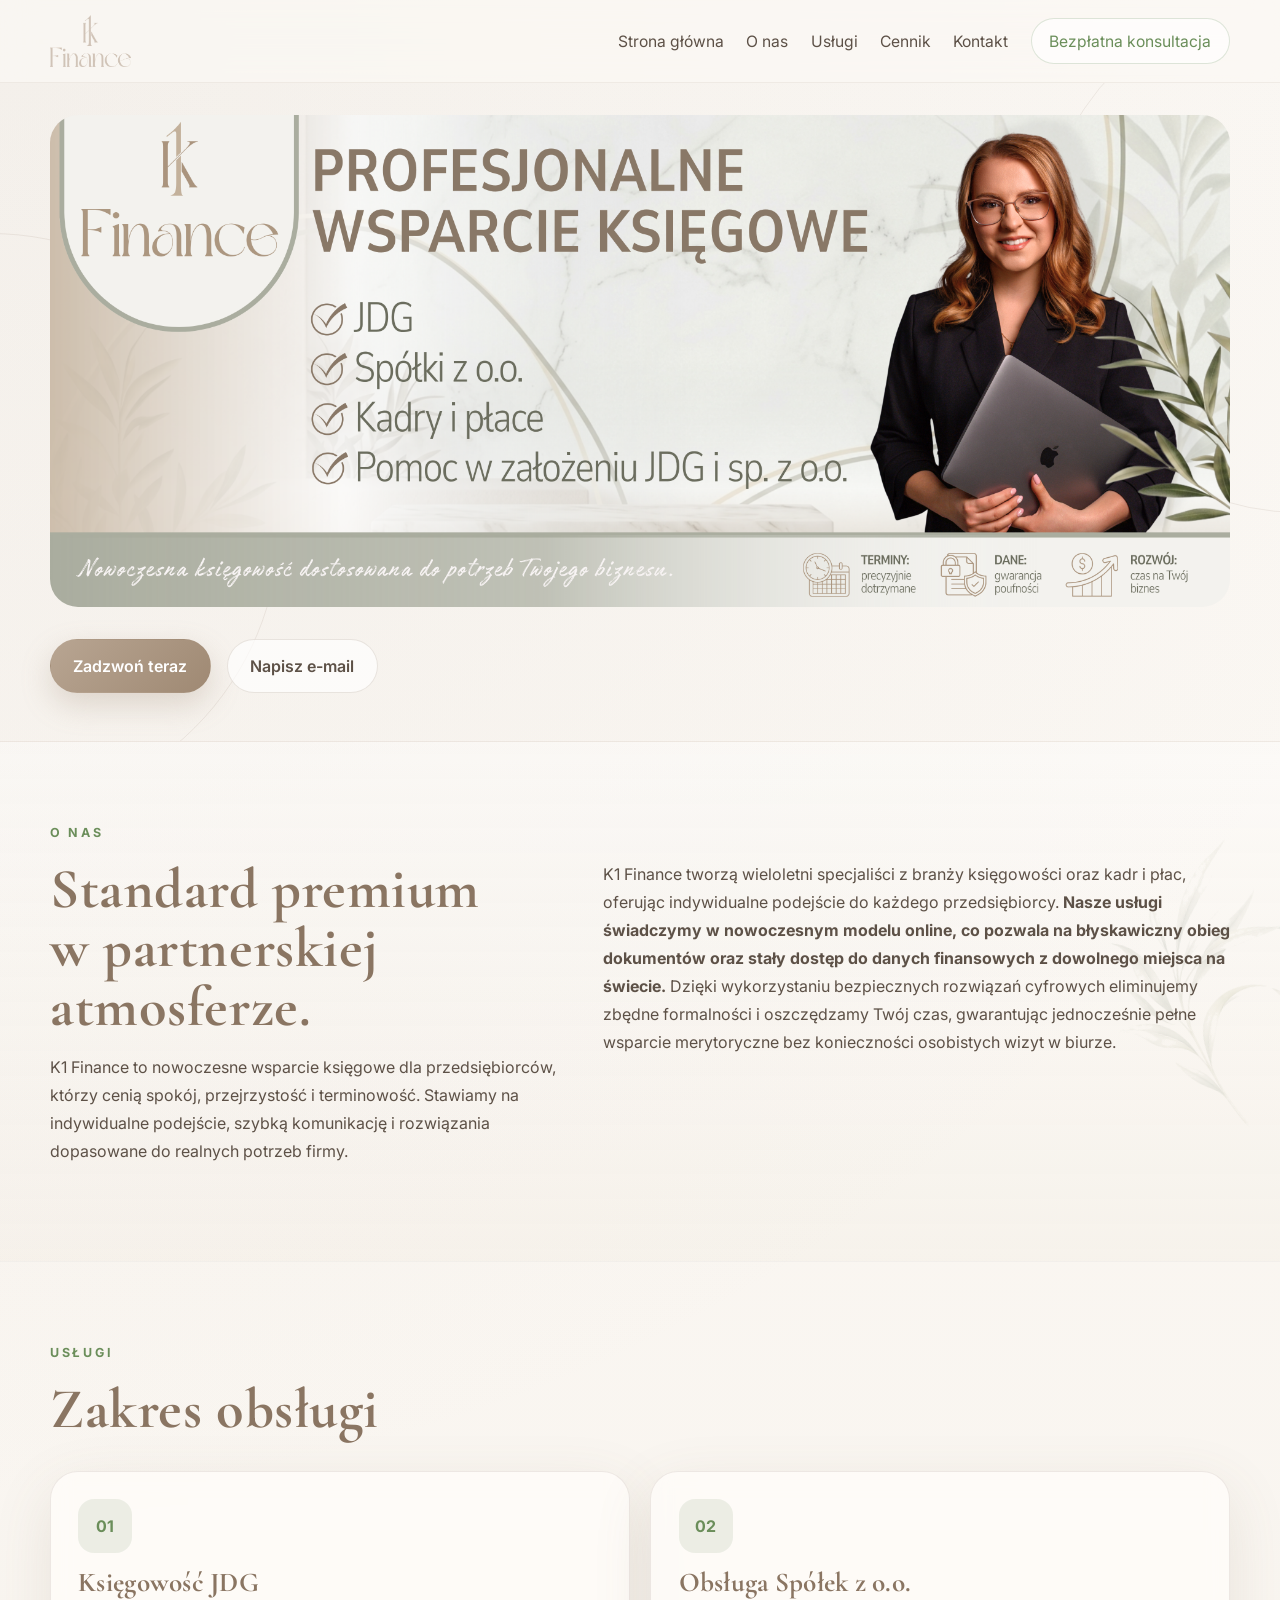
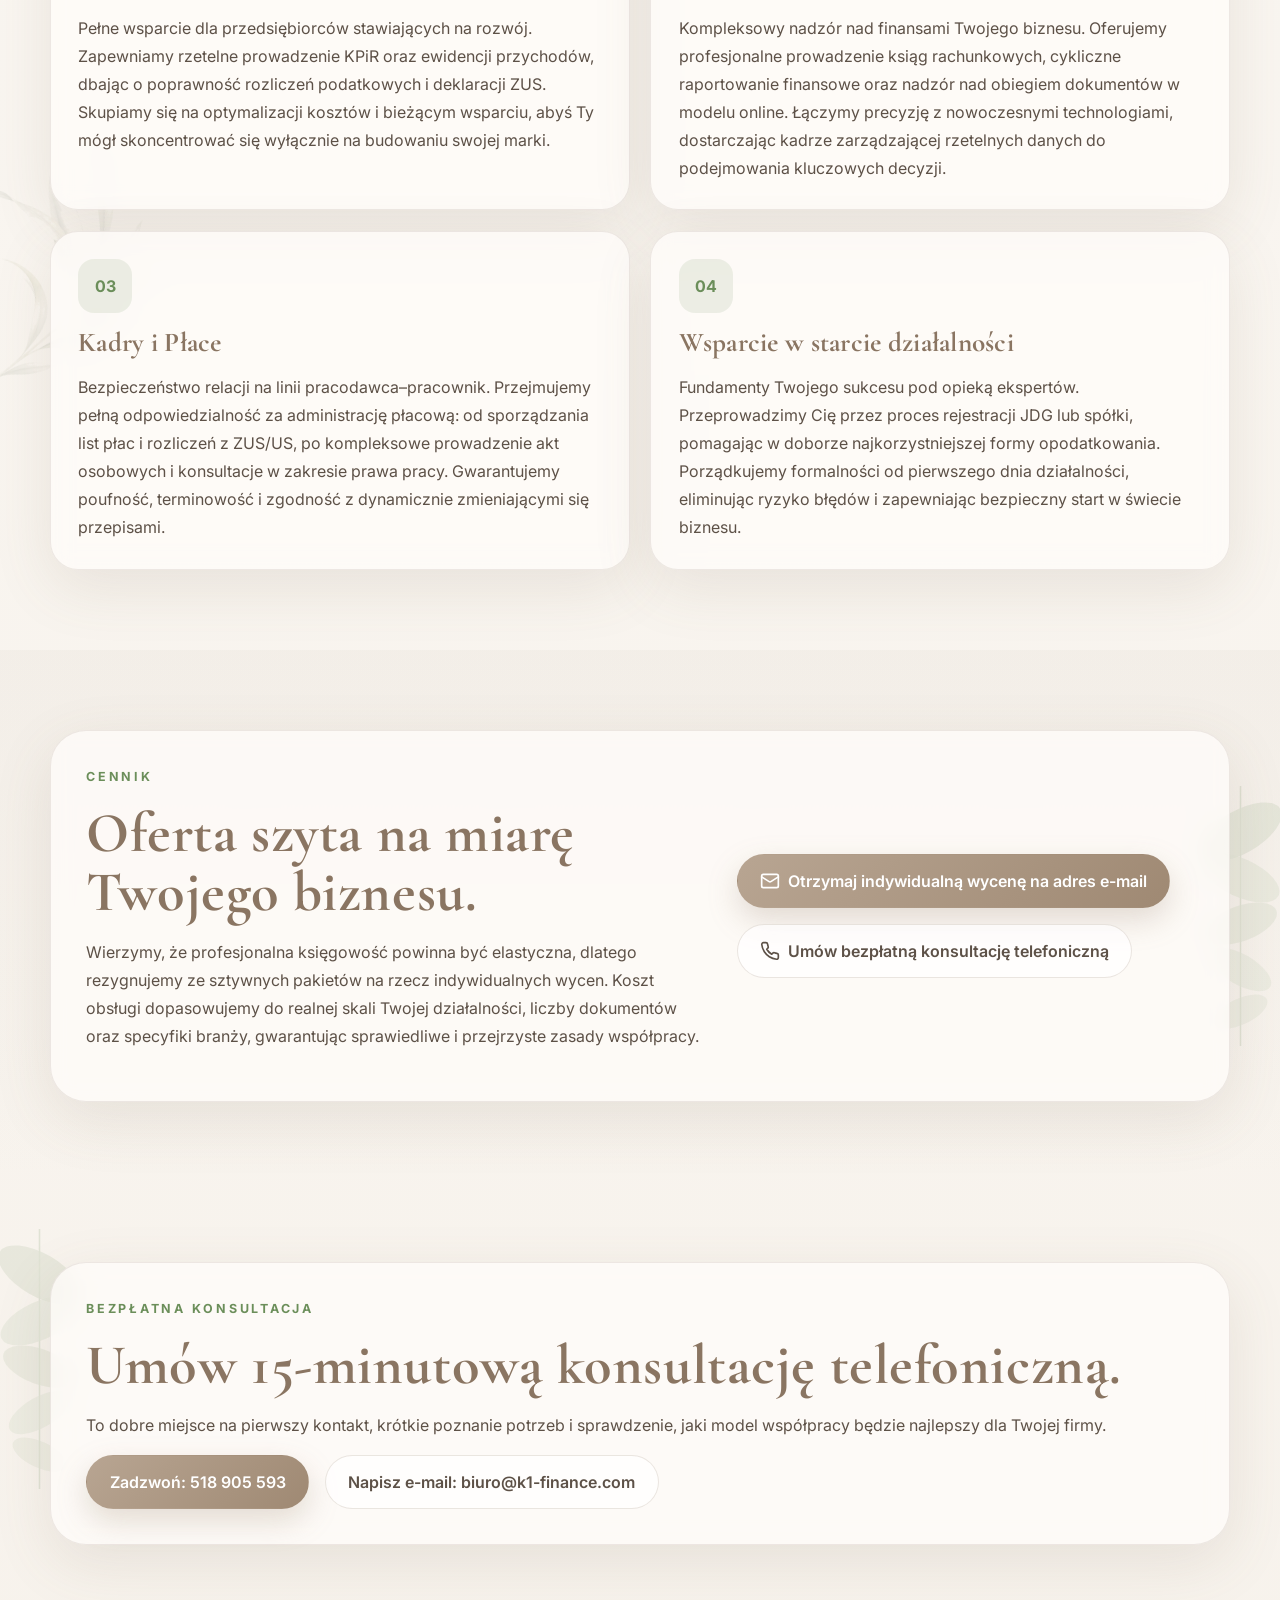
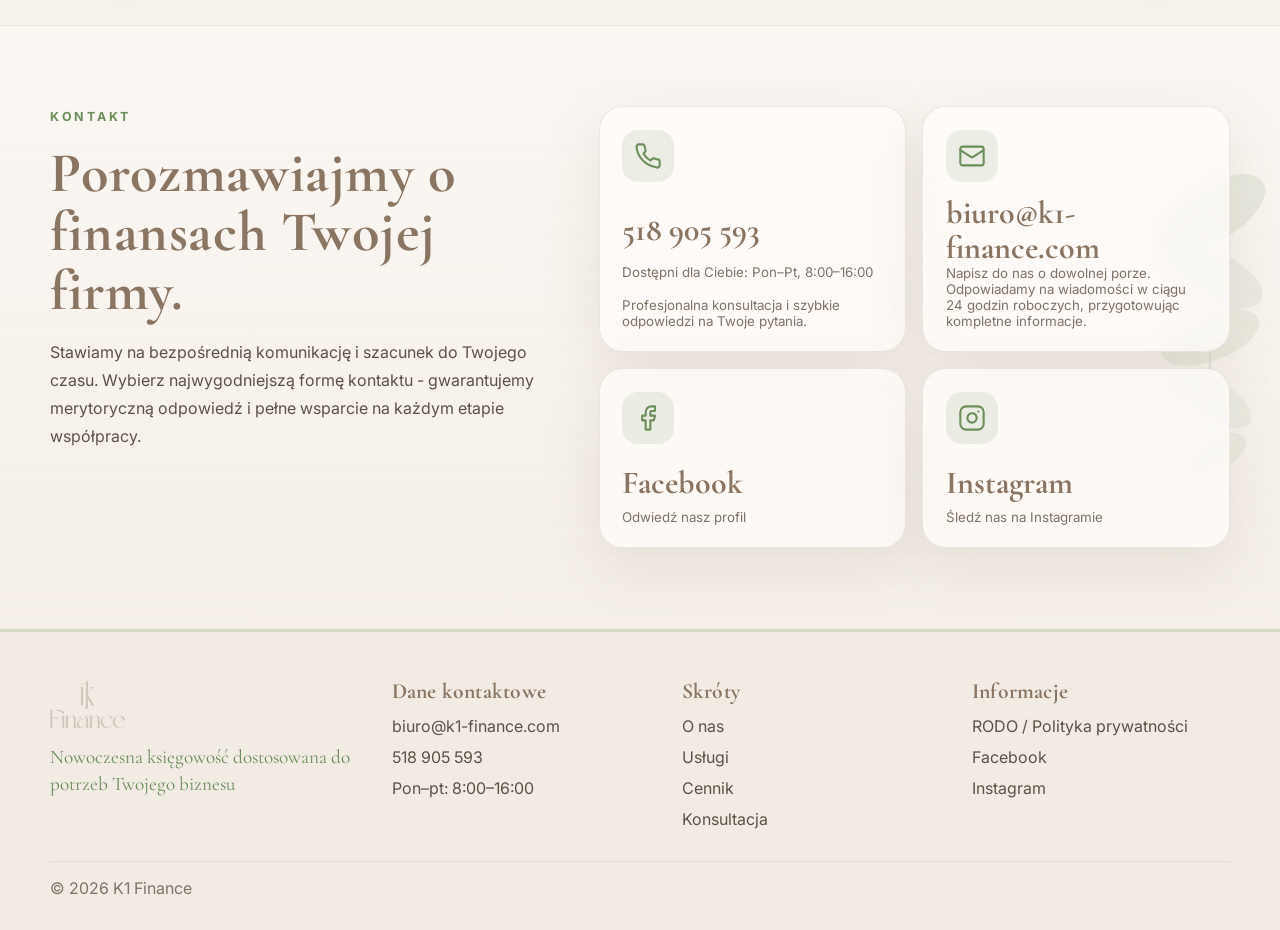
<file: index.html>
<!DOCTYPE html>
<html lang="pl">
  <head>
    <meta charset="UTF-8" />
    <meta name="viewport" content="width=device-width, initial-scale=1.0" />
    <title>K1 Finance — Profesjonalne wsparcie księgowe</title>
    <meta
      name="description"
      content="Nowoczesna księgowość dla JDG, spółek z o.o. oraz kadr i płac. K1 Finance — indywidualne podejście, terminowość i pełna poufność."
    />
    <meta name="theme-color" content="#b7aa9a" />
    <link rel="preconnect" href="https://fonts.googleapis.com" />
    <link rel="preconnect" href="https://fonts.gstatic.com" crossorigin />
    <link
      href="https://fonts.googleapis.com/css2?family=Cormorant+Garamond:wght@500;600;700&family=Inter:wght@400;500;600;700&family=Parisienne&display=swap"
      rel="stylesheet"
    />
    <link rel="icon" href="assets/logo-mark.svg" type="image/svg+xml" />
    <link rel="stylesheet" href="styles.css" />
    <script defer src="script.js"></script>
  </head>
  <body>
    <div class="site-shell">
      <header class="header" id="top">
        <div class="container header__inner">
          <a class="brand brand--header" href="#top" aria-label="K1 Finance — strona główna">
            <img src="assets/logo.png" alt="K1 Finance" class="brand__logo" />
          </a>

          <button class="nav-toggle" aria-expanded="false" aria-controls="site-nav" aria-label="Otwórz menu">
            <span></span><span></span><span></span>
          </button>

          <nav class="nav" id="site-nav">
            <a href="#start">Strona główna</a>
            <a href="#onas">O nas</a>
            <a href="#uslugi">Usługi</a>
            <a href="#wycena">Cennik</a>
            <a href="#kontakt">Kontakt</a>
            <a href="#konsultacja" class="nav__cta">Bezpłatna konsultacja</a>
          </nav>
        </div>
      </header>

      <main>
        <section class="hero" id="start">
          <div class="container">
            <div class="hero-banner">
              <img src="assets/baner.png" alt="K1 Finance — Profesjonalne wsparcie księgowe" class="hero-banner__img" />
            </div>

            <div class="hero__actions">
              <a class="btn btn--primary" href="tel:+48518905593">Zadzwoń teraz</a>
              <a class="btn btn--secondary" href="mailto:biuro@k1-finance.com">Napisz e-mail</a>
            </div>

          </div>
          <div class="hero__texture hero__texture--one"></div>
          <div class="hero__texture hero__texture--two"></div>
        </section>

        <section class="section section--soft section--leaf" id="onas">
          <div class="container about-layout">
            <div class="about-layout__left">
              <p class="section__eyebrow">O nas</p>
              <h2>Standard premium w&nbsp;partnerskiej atmosferze.</h2>
              <p>
                K1 Finance to nowoczesne wsparcie księgowe dla przedsiębiorców, którzy cenią
                spokój, przejrzystość i terminowość. Stawiamy na indywidualne podejście, szybką
                komunikację i rozwiązania dopasowane do realnych potrzeb firmy.
              </p>
            </div>
            <div class="about-layout__right">
              <p>
                K1 Finance tworzą wieloletni specjaliści z branży księgowości oraz kadr i płac,
                oferując indywidualne podejście do każdego przedsiębiorcy. <b>Nasze usługi świadczymy
                w nowoczesnym modelu online, co pozwala na błyskawiczny obieg dokumentów oraz stały
                dostęp do danych finansowych z dowolnego miejsca na świecie.</b> Dzięki wykorzystaniu
                bezpiecznych rozwiązań cyfrowych eliminujemy zbędne formalności i oszczędzamy Twój
                czas, gwarantując jednocześnie pełne wsparcie merytoryczne bez konieczności
                osobistych wizyt w biurze.
              </p>
            </div>
          </div>
          <div class="leaf-decor leaf-decor--right"></div>
        </section>

        <section class="section section--leaf" id="uslugi">
          <div class="container">
            <div class="section-heading">
              <p class="section__eyebrow">Usługi</p>
              <h2>Zakres obsługi</h2>
            </div>

            <div class="cards cards--services">
              <article class="card service-card">
                <div class="icon-box">01</div>
                <h3>Księgowość JDG</h3>
                <p>Pełne wsparcie dla przedsiębiorców stawiających na rozwój. Zapewniamy rzetelne prowadzenie KPiR oraz ewidencji przychodów, dbając o poprawność rozliczeń podatkowych i deklaracji ZUS. Skupiamy się na optymalizacji kosztów i bieżącym wsparciu, abyś Ty mógł skoncentrować się wyłącznie na budowaniu swojej marki.</p>
              </article>
              <article class="card service-card">
                <div class="icon-box">02</div>
                <h3>Obsługa Spółek z&nbsp;o.o.</h3>
                <p>Kompleksowy nadzór nad finansami Twojego biznesu. Oferujemy profesjonalne prowadzenie ksiąg rachunkowych, cykliczne raportowanie finansowe oraz nadzór nad obiegiem dokumentów w modelu online. Łączymy precyzję z nowoczesnymi technologiami, dostarczając kadrze zarządzającej rzetelnych danych do podejmowania kluczowych decyzji.</p>
              </article>
              <article class="card service-card">
                <div class="icon-box">03</div>
                <h3>Kadry i Płace</h3>
                <p>Bezpieczeństwo relacji na linii pracodawca–pracownik. Przejmujemy pełną odpowiedzialność za administrację płacową: od sporządzania list płac i rozliczeń z ZUS/US, po kompleksowe prowadzenie akt osobowych i konsultacje w zakresie prawa pracy. Gwarantujemy poufność, terminowość i zgodność z dynamicznie zmieniającymi się przepisami.</p>
              </article>
              <article class="card service-card">
                <div class="icon-box">04</div>
                <h3>Wsparcie w starcie działalności</h3>
                <p>Fundamenty Twojego sukcesu pod opieką ekspertów. Przeprowadzimy Cię przez proces rejestracji JDG lub spółki, pomagając w doborze najkorzystniejszej formy opodatkowania. Porządkujemy formalności od pierwszego dnia działalności, eliminując ryzyko błędów i zapewniając bezpieczny start w świecie biznesu.</p>
              </article>
            </div>
          </div>
          <div class="leaf-decor leaf-decor--left"></div>
        </section>

        <section class="section section--accent section--leaf" id="wycena">
          <div class="leaf-decor leaf-decor--right leaf-decor--sm"></div>
          <div class="container pricing-box">
            <div>
              <p class="section__eyebrow">Cennik</p>
              <h2>Oferta szyta na miarę Twojego biznesu.</h2>
              <p>
                Wierzymy, że profesjonalna księgowość powinna być elastyczna, dlatego rezygnujemy
                ze sztywnych pakietów na rzecz indywidualnych wycen. Koszt obsługi dopasowujemy do
                realnej skali Twojej działalności, liczby dokumentów oraz specyfiki branży,
                gwarantując sprawiedliwe i przejrzyste zasady współpracy.
              </p>
            </div>
            <div class="pricing-box__cta">
              <a class="btn btn--primary" href="mailto:biuro@k1-finance.com?subject=Pro%C5%9Bba%20o%20wycen%C4%99">
                <svg width="20" height="20" viewBox="0 0 24 24" fill="none" stroke="currentColor" stroke-width="2" stroke-linecap="round" stroke-linejoin="round"><rect x="2" y="4" width="20" height="16" rx="2"/><path d="m22 7-8.97 5.7a1.94 1.94 0 0 1-2.06 0L2 7"/></svg>
                Otrzymaj indywidualną wycenę na&nbsp;adres e-mail
              </a>
              <a class="btn btn--ghost" href="tel:+48518905593">
                <svg width="20" height="20" viewBox="0 0 24 24" fill="none" stroke="currentColor" stroke-width="2" stroke-linecap="round" stroke-linejoin="round"><path d="M22 16.92v3a2 2 0 0 1-2.18 2 19.79 19.79 0 0 1-8.63-3.07 19.5 19.5 0 0 1-6-6 19.79 19.79 0 0 1-3.07-8.67A2 2 0 0 1 4.11 2h3a2 2 0 0 1 2 1.72c.127.96.361 1.903.7 2.81a2 2 0 0 1-.45 2.11L8.09 9.91a16 16 0 0 0 6 6l1.27-1.27a2 2 0 0 1 2.11-.45c.907.339 1.85.573 2.81.7A2 2 0 0 1 22 16.92z"/></svg>
                Umów bezpłatną konsultację telefoniczną
              </a>
            </div>
          </div>
        </section>

        <section class="section section--leaf" id="konsultacja">
          <div class="leaf-decor leaf-decor--left leaf-decor--sm"></div>
          <div class="container consultation">
            <div class="consultation__content">
              <p class="section__eyebrow">Bezpłatna konsultacja</p>
              <h2>Umów 15-minutową konsultację telefoniczną.</h2>
              <p>
                To dobre miejsce na pierwszy kontakt, krótkie poznanie potrzeb i sprawdzenie, jaki
                model współpracy będzie najlepszy dla Twojej firmy.
              </p>
            </div>
            <div class="consultation__actions">
              <a class="btn btn--primary" href="tel:+48518905593">Zadzwoń: 518 905 593</a>
              <a class="btn btn--secondary" href="mailto:biuro@k1-finance.com?subject=Bezp%C5%82atna%20konsultacja%2015%20min">
                Napisz e-mail: biuro@k1-finance.com
              </a>
            </div>
          </div>
        </section>

        <section class="section section--soft section--leaf" id="kontakt">
          <div class="leaf-decor leaf-decor--right"></div>
          <div class="container contact-grid">
            <div class="contact-copy">
              <p class="section__eyebrow">Kontakt</p>
              <h2>Porozmawiajmy o finansach Twojej firmy.</h2>
              <p>
                Stawiamy na bezpośrednią komunikację i szacunek do Twojego czasu. Wybierz
                najwygodniejszą formę kontaktu - gwarantujemy merytoryczną odpowiedź i pełne wsparcie na każdym etapie współpracy.
              </p>
            </div>

            <div class="contact-cards">
              <a class="contact-card" href="tel:+48518905593">
                <span class="contact-card__icon">
                  <svg width="28" height="28" viewBox="0 0 24 24" fill="none" stroke="currentColor" stroke-width="1.8" stroke-linecap="round" stroke-linejoin="round"><path d="M22 16.92v3a2 2 0 0 1-2.18 2 19.79 19.79 0 0 1-8.63-3.07 19.5 19.5 0 0 1-6-6 19.79 19.79 0 0 1-3.07-8.67A2 2 0 0 1 4.11 2h3a2 2 0 0 1 2 1.72c.127.96.361 1.903.7 2.81a2 2 0 0 1-.45 2.11L8.09 9.91a16 16 0 0 0 6 6l1.27-1.27a2 2 0 0 1 2.11-.45c.907.339 1.85.573 2.81.7A2 2 0 0 1 22 16.92z"/></svg>
                </span>
                <strong>518 905 593</strong>
                <small>Dostępni dla Ciebie: Pon–Pt, 8:00–16:00</small>
                <small>Profesjonalna konsultacja i szybkie odpowiedzi na Twoje pytania.</small>
              </a>

              <a class="contact-card" href="mailto:biuro@k1-finance.com">
                <span class="contact-card__icon">
                  <svg width="28" height="28" viewBox="0 0 24 24" fill="none" stroke="currentColor" stroke-width="1.8" stroke-linecap="round" stroke-linejoin="round"><rect x="2" y="4" width="20" height="16" rx="2"/><path d="m22 7-8.97 5.7a1.94 1.94 0 0 1-2.06 0L2 7"/></svg>
                </span>
                <strong>biuro@k1-finance.com</strong>
                <small>Napisz do nas o dowolnej porze.</small>
                <small>Odpowiadamy na wiadomości w ciągu 24 godzin roboczych, przygotowując kompletne informacje.</small>
              </a>

              <a class="contact-card" href="https://facebook.com/" target="_blank" rel="noreferrer">
                <span class="contact-card__icon">
                  <svg width="28" height="28" viewBox="0 0 24 24" fill="none" stroke="currentColor" stroke-width="1.8" stroke-linecap="round" stroke-linejoin="round"><path d="M18 2h-3a5 5 0 0 0-5 5v3H7v4h3v8h4v-8h3l1-4h-4V7a1 1 0 0 1 1-1h3z"/></svg>
                </span>
                <strong>Facebook</strong>
                <small>Odwiedź nasz profil</small>
              </a>

              <a class="contact-card" href="https://instagram.com/" target="_blank" rel="noreferrer">
                <span class="contact-card__icon">
                  <svg width="28" height="28" viewBox="0 0 24 24" fill="none" stroke="currentColor" stroke-width="1.8" stroke-linecap="round" stroke-linejoin="round"><rect x="2" y="2" width="20" height="20" rx="5" ry="5"/><path d="M16 11.37A4 4 0 1 1 12.63 8 4 4 0 0 1 16 11.37z"/><line x1="17.5" y1="6.5" x2="17.51" y2="6.5"/></svg>
                </span>
                <strong>Instagram</strong>
                <small>Śledź nas na Instagramie</small>
              </a>
            </div>
          </div>
        </section>
      </main>

      <footer class="footer">
        <div class="container footer__grid">
          <div>
            <a class="brand brand--footer" href="#top">
              <img src="assets/logo.png" alt="K1 Finance" class="brand__logo brand__logo--footer" />
            </a>
            <p class="footer__slogan">Nowoczesna księgowość dostosowana do potrzeb Twojego biznesu</p>
          </div>

          <div>
            <h3>Dane kontaktowe</h3>
            <ul class="footer__list">
              <li><a href="mailto:biuro@k1-finance.com">biuro@k1-finance.com</a></li>
              <li><a href="tel:+48518905593">518 905 593</a></li>
              <li>Pon–pt: 8:00–16:00</li>
            </ul>
          </div>

          <div>
            <h3>Skróty</h3>
            <ul class="footer__list">
              <li><a href="#onas">O nas</a></li>
              <li><a href="#uslugi">Usługi</a></li>
              <li><a href="#wycena">Cennik</a></li>
              <li><a href="#konsultacja">Konsultacja</a></li>
            </ul>
          </div>

          <div>
            <h3>Informacje</h3>
            <ul class="footer__list">
              <li><a href="privacy.html">RODO / Polityka prywatności</a></li>
              <li><a href="https://facebook.com/" target="_blank" rel="noreferrer">Facebook</a></li>
              <li><a href="https://instagram.com/" target="_blank" rel="noreferrer">Instagram</a></li>
            </ul>
          </div>
        </div>
        <div class="container footer__bottom">
          <span>© <span id="year"></span> K1 Finance</span>
          <span></span>
        </div>
      </footer>
    </div>
  </body>
</html>
</file>
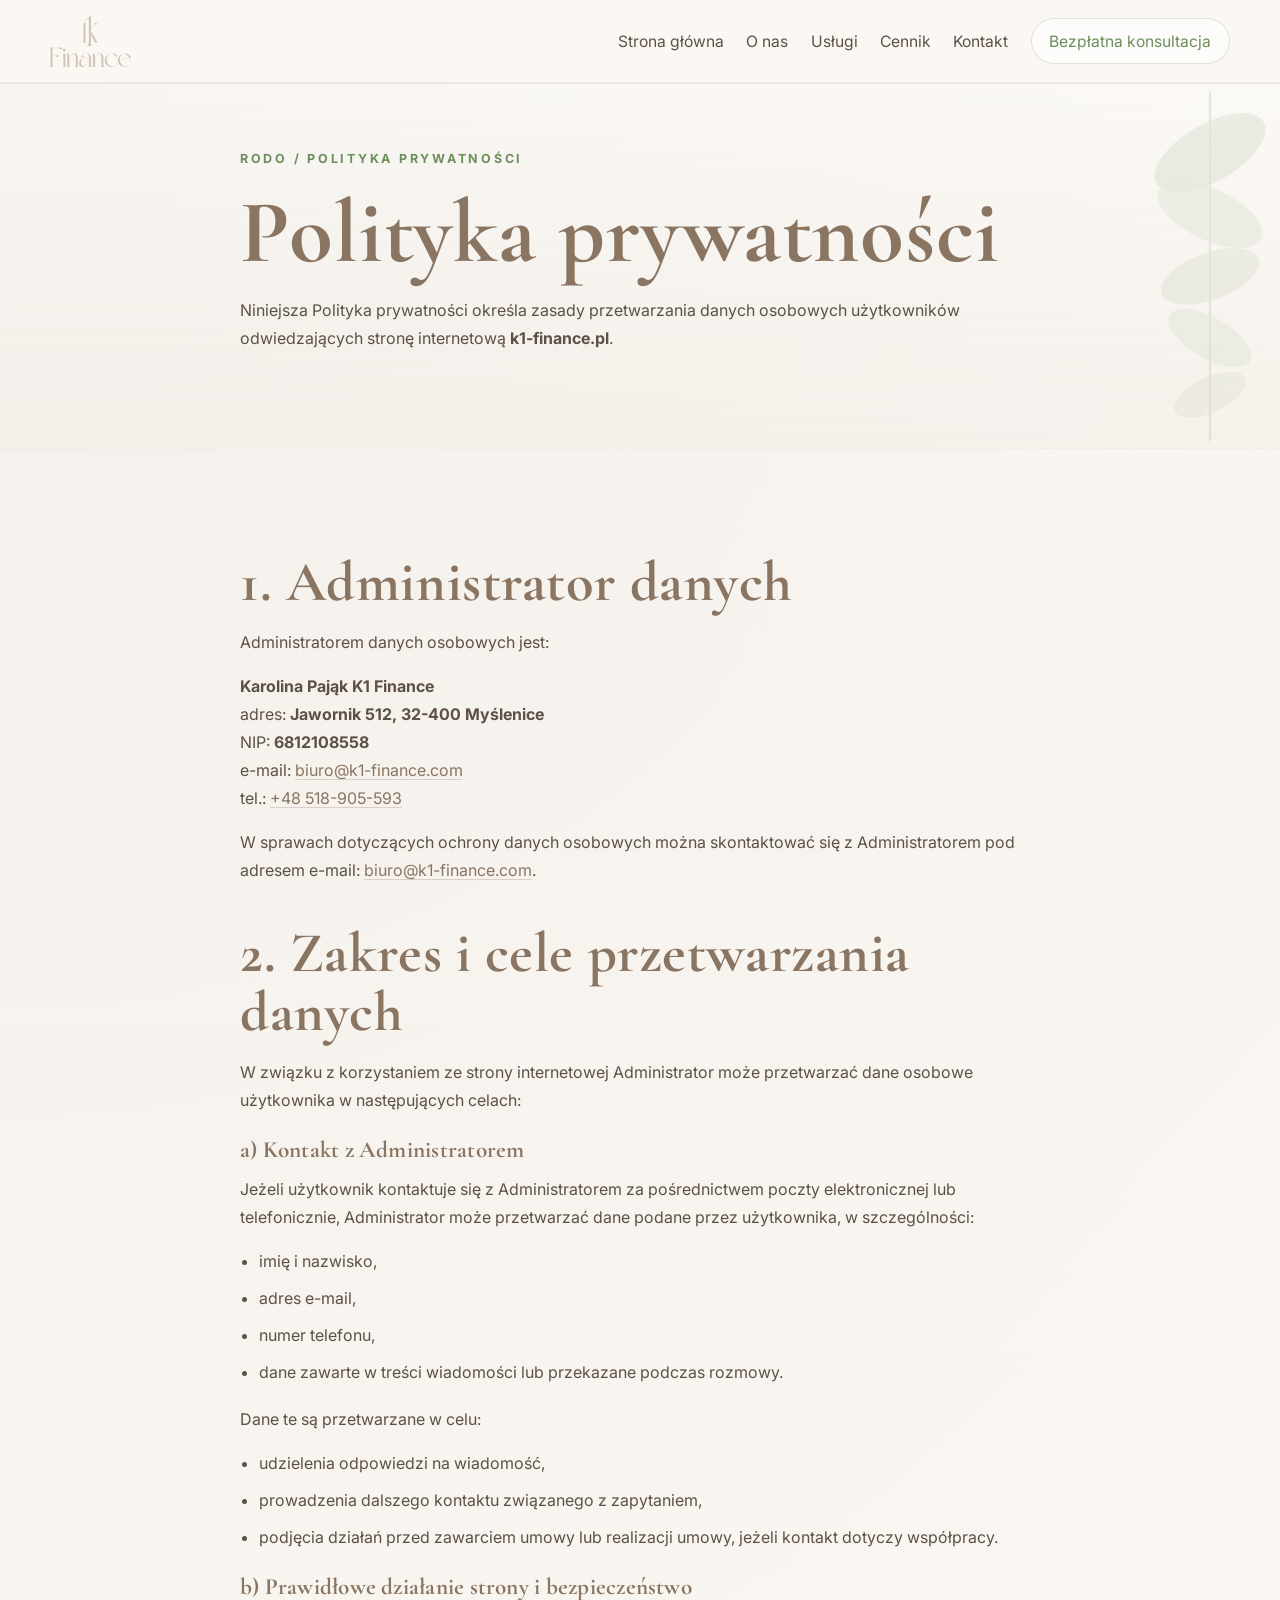
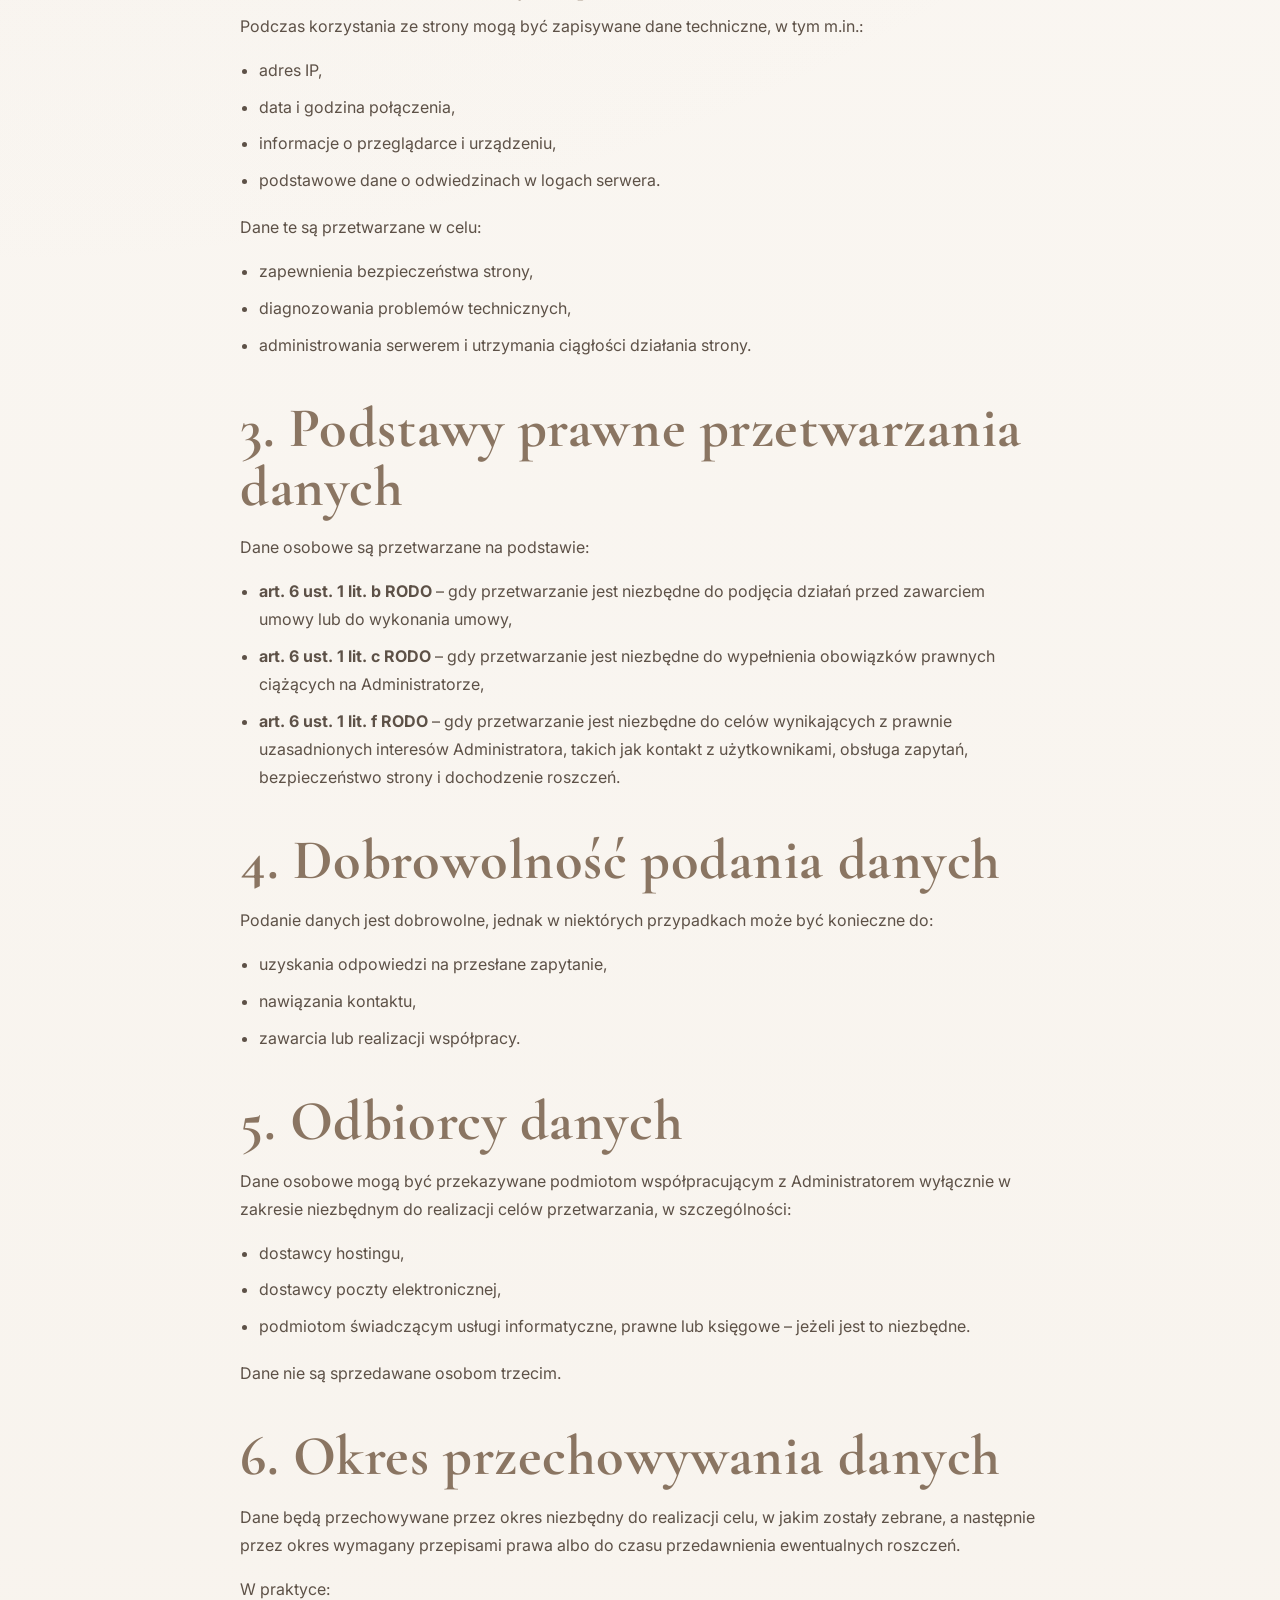
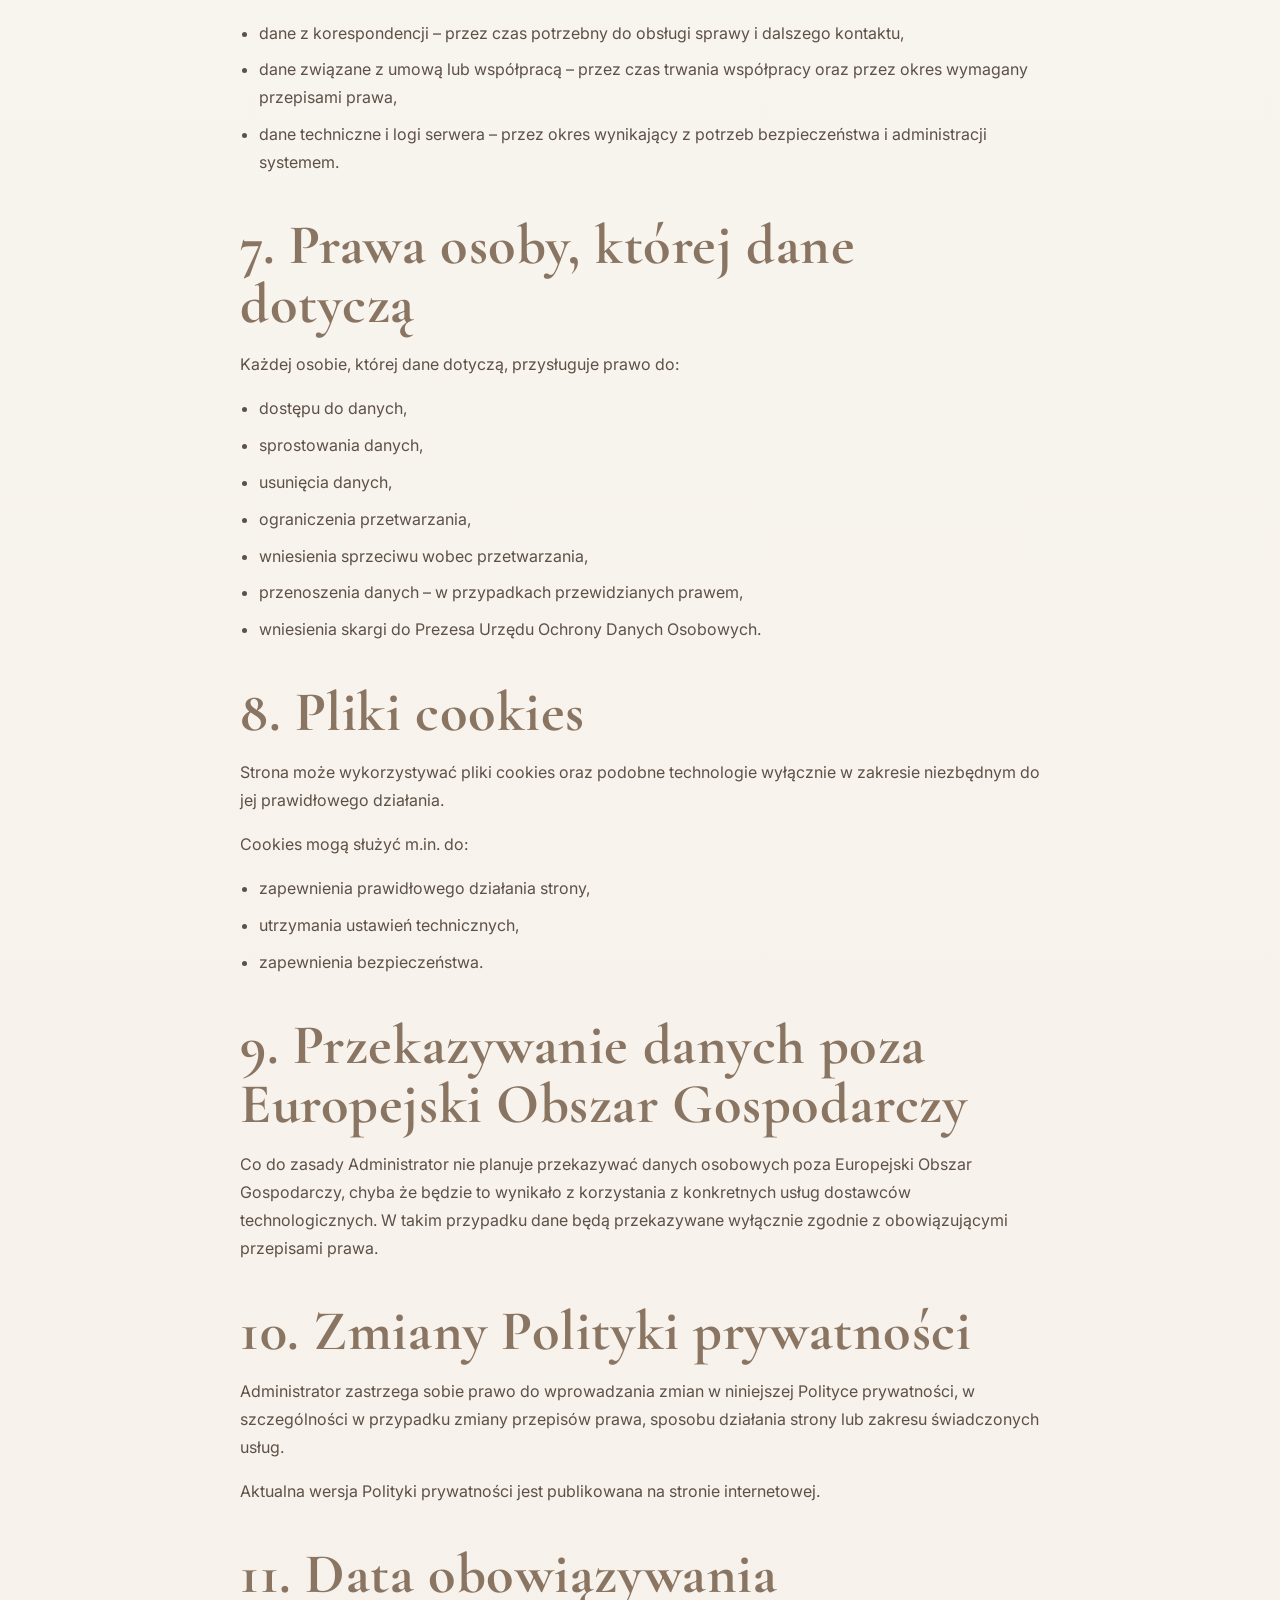
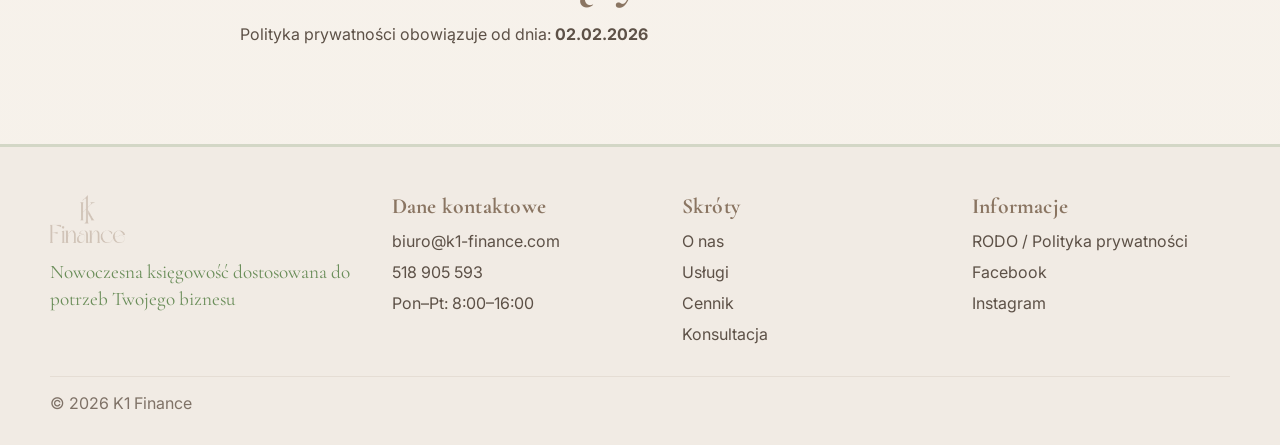
<file: privacy.html>
<!DOCTYPE html>
<html lang="pl">
  <head>
    <meta charset="UTF-8" />
    <meta name="viewport" content="width=device-width, initial-scale=1.0" />
    <title>Polityka prywatności — K1 Finance</title>
    <meta
      name="description"
      content="Polityka prywatności i informacje RODO serwisu K1 Finance."
    />
    <meta name="theme-color" content="#b7aa9a" />
    <link rel="preconnect" href="https://fonts.googleapis.com" />
    <link rel="preconnect" href="https://fonts.gstatic.com" crossorigin />
    <link
      href="https://fonts.googleapis.com/css2?family=Cormorant+Garamond:wght@500;600;700&family=Inter:wght@400;500;600;700&family=Parisienne&display=swap"
      rel="stylesheet"
    />
    <link rel="icon" href="assets/logo.png" type="image/svg+xml" />
    <link rel="stylesheet" href="styles.css" />
    <script defer src="script.js"></script>
  </head>
  <body class="privacy-page">
    <div class="site-shell">
      <header class="header header--solid" id="top">
        <div class="container header__inner">
          <a class="brand brand--header" href="index.html#top" aria-label="K1 Finance — strona główna">
            <img src="assets/logo.png" alt="K1 Finance" class="brand__logo" />
          </a>

          <button class="nav-toggle" aria-expanded="false" aria-controls="site-nav" aria-label="Otwórz menu">
            <span></span><span></span><span></span>
          </button>

          <nav class="nav" id="site-nav">
            <a href="index.html#start">Strona główna</a>
            <a href="index.html#onas">O nas</a>
            <a href="index.html#uslugi">Usługi</a>
            <a href="index.html#wycena">Cennik</a>
            <a href="index.html#kontakt">Kontakt</a>
            <a href="index.html#konsultacja" class="nav__cta">Bezpłatna konsultacja</a>
          </nav>
        </div>
      </header>

      <main>
        <section class="section section--soft section--leaf">
          <div class="container prose">
            <p class="section__eyebrow">RODO / Polityka prywatności</p>
            <h1>Polityka prywatności</h1>
            <p>
              Niniejsza Polityka prywatności określa zasady przetwarzania danych osobowych
              użytkowników odwiedzających stronę internetową <strong>k1-finance.pl</strong>.
            </p>
          </div>
          <div class="leaf-decor leaf-decor--right"></div>
        </section>

        <section class="section">
          <div class="container prose">
            <h2>1. Administrator danych</h2>
            <p>
              Administratorem danych osobowych jest:
            </p>
            <p>
              <strong>Karolina Pająk K1 Finance</strong><br />
              adres: <strong>Jawornik 512, 32-400 Myślenice</strong><br />
              NIP: <strong>6812108558</strong><br />
              e-mail: <a href="mailto:biuro@k1-finance.com">biuro@k1-finance.com</a><br />
              tel.: <a href="tel:+48 518-905-593">+48 518-905-593</a>
            </p>
            <p>
              W sprawach dotyczących ochrony danych osobowych można skontaktować się z Administratorem
              pod adresem e-mail: <a href="mailto:biuro@k1-finance.com">biuro@k1-finance.com</a>.
            </p>

            <h2>2. Zakres i cele przetwarzania danych</h2>
            <p>
              W związku z korzystaniem ze strony internetowej Administrator może przetwarzać dane
              osobowe użytkownika w następujących celach:
            </p>

            <h3>a) Kontakt z Administratorem</h3>
            <p>
              Jeżeli użytkownik kontaktuje się z Administratorem za pośrednictwem poczty elektronicznej
              lub telefonicznie, Administrator może przetwarzać dane podane przez użytkownika,
              w szczególności:
            </p>
            <ul>
              <li>imię i nazwisko,</li>
              <li>adres e-mail,</li>
              <li>numer telefonu,</li>
              <li>dane zawarte w treści wiadomości lub przekazane podczas rozmowy.</li>
            </ul>
            <p>Dane te są przetwarzane w celu:</p>
            <ul>
              <li>udzielenia odpowiedzi na wiadomość,</li>
              <li>prowadzenia dalszego kontaktu związanego z zapytaniem,</li>
              <li>podjęcia działań przed zawarciem umowy lub realizacji umowy, jeżeli kontakt dotyczy współpracy.</li>
            </ul>

            <h3>b) Prawidłowe działanie strony i bezpieczeństwo</h3>
            <p>
              Podczas korzystania ze strony mogą być zapisywane dane techniczne, w tym m.in.:
            </p>
            <ul>
              <li>adres IP,</li>
              <li>data i godzina połączenia,</li>
              <li>informacje o przeglądarce i urządzeniu,</li>
              <li>podstawowe dane o odwiedzinach w logach serwera.</li>
            </ul>
            <p>Dane te są przetwarzane w celu:</p>
            <ul>
              <li>zapewnienia bezpieczeństwa strony,</li>
              <li>diagnozowania problemów technicznych,</li>
              <li>administrowania serwerem i utrzymania ciągłości działania strony.</li>
            </ul>

            <h2>3. Podstawy prawne przetwarzania danych</h2>
            <p>Dane osobowe są przetwarzane na podstawie:</p>
            <ul>
              <li>
                <strong>art. 6 ust. 1 lit. b RODO</strong> – gdy przetwarzanie jest niezbędne do podjęcia
                działań przed zawarciem umowy lub do wykonania umowy,
              </li>
              <li>
                <strong>art. 6 ust. 1 lit. c RODO</strong> – gdy przetwarzanie jest niezbędne do wypełnienia
                obowiązków prawnych ciążących na Administratorze,
              </li>
              <li>
                <strong>art. 6 ust. 1 lit. f RODO</strong> – gdy przetwarzanie jest niezbędne do celów wynikających
                z prawnie uzasadnionych interesów Administratora, takich jak kontakt z użytkownikami,
                obsługa zapytań, bezpieczeństwo strony i dochodzenie roszczeń.
              </li>
            </ul>

            <h2>4. Dobrowolność podania danych</h2>
            <p>
              Podanie danych jest dobrowolne, jednak w niektórych przypadkach może być konieczne do:
            </p>
            <ul>
              <li>uzyskania odpowiedzi na przesłane zapytanie,</li>
              <li>nawiązania kontaktu,</li>
              <li>zawarcia lub realizacji współpracy.</li>
            </ul>

            <h2>5. Odbiorcy danych</h2>
            <p>
              Dane osobowe mogą być przekazywane podmiotom współpracującym z Administratorem wyłącznie
              w zakresie niezbędnym do realizacji celów przetwarzania, w szczególności:
            </p>
            <ul>
              <li>dostawcy hostingu,</li>
              <li>dostawcy poczty elektronicznej,</li>
              <li>podmiotom świadczącym usługi informatyczne, prawne lub księgowe – jeżeli jest to niezbędne.</li>
            </ul>
            <p>Dane nie są sprzedawane osobom trzecim.</p>

            <h2>6. Okres przechowywania danych</h2>
            <p>
              Dane będą przechowywane przez okres niezbędny do realizacji celu, w jakim zostały zebrane,
              a następnie przez okres wymagany przepisami prawa albo do czasu przedawnienia ewentualnych roszczeń.
            </p>
            <p>W praktyce:</p>
            <ul>
              <li>dane z korespondencji – przez czas potrzebny do obsługi sprawy i dalszego kontaktu,</li>
              <li>dane związane z umową lub współpracą – przez czas trwania współpracy oraz przez okres wymagany przepisami prawa,</li>
              <li>dane techniczne i logi serwera – przez okres wynikający z potrzeb bezpieczeństwa i administracji systemem.</li>
            </ul>

            <h2>7. Prawa osoby, której dane dotyczą</h2>
            <p>Każdej osobie, której dane dotyczą, przysługuje prawo do:</p>
            <ul>
              <li>dostępu do danych,</li>
              <li>sprostowania danych,</li>
              <li>usunięcia danych,</li>
              <li>ograniczenia przetwarzania,</li>
              <li>wniesienia sprzeciwu wobec przetwarzania,</li>
              <li>przenoszenia danych – w przypadkach przewidzianych prawem,</li>
              <li>wniesienia skargi do Prezesa Urzędu Ochrony Danych Osobowych.</li>
            </ul>

            <h2>8. Pliki cookies</h2>
            <p>
              Strona może wykorzystywać pliki cookies oraz podobne technologie wyłącznie w zakresie
              niezbędnym do jej prawidłowego działania.
            </p>
            <p>Cookies mogą służyć m.in. do:</p>
            <ul>
              <li>zapewnienia prawidłowego działania strony,</li>
              <li>utrzymania ustawień technicznych,</li>
              <li>zapewnienia bezpieczeństwa.</li>
            </ul>

            <h2>9. Przekazywanie danych poza Europejski Obszar Gospodarczy</h2>
            <p>
              Co do zasady Administrator nie planuje przekazywać danych osobowych poza Europejski Obszar
              Gospodarczy, chyba że będzie to wynikało z korzystania z konkretnych usług dostawców technologicznych.
              W takim przypadku dane będą przekazywane wyłącznie zgodnie z obowiązującymi przepisami prawa.
            </p>

            <h2>10. Zmiany Polityki prywatności</h2>
            <p>
              Administrator zastrzega sobie prawo do wprowadzania zmian w niniejszej Polityce prywatności,
              w szczególności w przypadku zmiany przepisów prawa, sposobu działania strony lub zakresu świadczonych usług.
            </p>
            <p>
              Aktualna wersja Polityki prywatności jest publikowana na stronie internetowej.
            </p>

            <h2>11. Data obowiązywania</h2>
            <p>
              Polityka prywatności obowiązuje od dnia: <strong>02.02.2026</strong>
            </p>
          </div>
        </section>
      </main>

      <footer class="footer">
        <div class="container footer__grid">
          <div>
            <a class="brand brand--footer" href="index.html#top">
              <img src="assets/logo.png" alt="K1 Finance" class="brand__logo brand__logo--footer" />
            </a>
            <p class="footer__slogan">Nowoczesna księgowość dostosowana do potrzeb Twojego biznesu</p>
          </div>

          <div>
            <h3>Dane kontaktowe</h3>
            <ul class="footer__list">
              <li><a href="mailto:biuro@k1-finance.com">biuro@k1-finance.com</a></li>
              <li><a href="tel:+48518905593">518 905 593</a></li>
              <li>Pon–Pt: 8:00–16:00</li>
            </ul>
          </div>

          <div>
            <h3>Skróty</h3>
            <ul class="footer__list">
              <li><a href="index.html#onas">O nas</a></li>
              <li><a href="index.html#uslugi">Usługi</a></li>
              <li><a href="index.html#wycena">Cennik</a></li>
              <li><a href="index.html#konsultacja">Konsultacja</a></li>
            </ul>
          </div>

          <div>
            <h3>Informacje</h3>
            <ul class="footer__list">
              <li><a href="privacy.html" aria-current="page">RODO / Polityka prywatności</a></li>
              <li><a href="https://facebook.com/" target="_blank" rel="noreferrer">Facebook</a></li>
              <li><a href="https://instagram.com/" target="_blank" rel="noreferrer">Instagram</a></li>
            </ul>
          </div>
        </div>

        <div class="container footer__bottom">
          <span>© <span id="year"></span> K1 Finance</span>
          <span></span>
        </div>
      </footer>
    </div>
  </body>
</html>
</file>
<file: styles.css>
:root {
  --bg: #f7f3ee;
  --surface: #fffdfa;
  --surface-2: #efe8de;
  --surface-3: rgba(255, 253, 250, 0.72);
  --text: #5d5147;
  --text-strong: #8a7562;
  --sage: #6B8E5A;
  --sage-light: rgba(107, 142, 90, 0.12);
  --sage-mid: rgba(107, 142, 90, 0.22);
  --line: rgba(138, 117, 98, 0.18);
  --shadow: 0 18px 60px rgba(114, 95, 76, 0.12);
  --radius: 28px;
  --radius-sm: 18px;
  --container: 1180px;
}

* { box-sizing: border-box; }
html { scroll-behavior: smooth; }
body {
  margin: 0;
  font-family: 'Inter', sans-serif;
  background:
    radial-gradient(circle at top left, rgba(190, 178, 165, 0.12), transparent 35%),
    linear-gradient(180deg, #fbf8f4 0%, #f6f1ea 100%);
  color: var(--text);
}
img { max-width: 100%; display: block; }
a { color: inherit; text-decoration: none; }
p { line-height: 1.75; margin: 0 0 1rem; }
h1, h2, h3 {
  margin: 0 0 1rem;
  line-height: 1.05;
  font-family: 'Cormorant Garamond', serif;
  color: var(--text-strong);
  letter-spacing: 0.01em;
}
h1 { font-size: clamp(3rem, 7vw, 6rem); }
h2 { font-size: clamp(2.3rem, 4.4vw, 4rem); }
h3 { font-size: 1.7rem; }

.container { width: min(calc(100% - 2rem), var(--container)); margin: 0 auto; }
.site-shell { overflow: clip; }

.header {
  position: sticky;
  top: 0;
  z-index: 40;
  backdrop-filter: blur(16px);
  background: rgba(251, 248, 244, 0.72);
  border-bottom: 1px solid rgba(138, 117, 98, 0.1);
}
.header--solid { position: relative; background: rgba(251, 248, 244, 0.96); }
.header__inner {
  min-height: 82px;
  display: flex;
  align-items: center;
  justify-content: space-between;
  gap: 1rem;
}
.brand { display: inline-flex; align-items: center; gap: 0.85rem; font-weight: 600; }
.brand__mark { width: 42px; height: 42px; }
.brand__text {
  font-family: 'Cormorant Garamond', serif;
  font-size: 2rem;
  color: var(--text-strong);
}
.brand__logo { height: 52px; width: auto; }
.brand--header { display: inline-flex; align-items: center; }
.brand__logo--footer { height: 48px; }

.nav { display: flex; align-items: center; gap: 1.4rem; }
.nav a { font-size: 0.98rem; color: var(--text); }
.nav__cta {
  padding: 0.8rem 1.1rem;
  border-radius: 999px;
  border: 1px solid var(--sage-mid);
  background: rgba(255,255,255,0.65);
  color: var(--sage) !important;
}

.nav-toggle {
  display: none;
  width: 46px;
  height: 46px;
  border-radius: 14px;
  border: 1px solid var(--line);
  background: rgba(255,255,255,0.8);
  padding: 0;
}
.nav-toggle span {
  display: block;
  width: 20px;
  height: 2px;
  margin: 5px auto;
  background: var(--text-strong);
}

.hero {
  position: relative;
  padding: 2rem 0 3rem;
}
.hero-banner {
  position: relative;
  border-radius: var(--radius);
  overflow: hidden;
  margin-bottom: 2rem;
}
.hero-banner__img {
  width: 100%;
  height: auto;
  aspect-ratio: 3840 / 1600;
  object-fit: cover;
  display: block;
}
.hero-banner__overlay {
  position: absolute;
  inset: 0;
  background: linear-gradient(to top, rgba(93,81,71,0.72) 0%, rgba(93,81,71,0.20) 60%, transparent 100%);
  display: flex;
  flex-direction: column;
  justify-content: flex-end;
  padding: 2.5rem;
}
.hero-banner__overlay h1 {
  color: #fff;
  font-size: clamp(2.2rem, 5vw, 4rem);
  margin-bottom: 0.6rem;
  text-shadow: 0 2px 16px rgba(0,0,0,0.18);
}
.hero-banner__overlay .hero__lead {
  color: rgba(255,255,255,0.88);
  font-size: 1.15rem;
  max-width: 42rem;
  margin-bottom: 0;
}
.eyebrow,
.section__eyebrow {
  text-transform: uppercase;
  letter-spacing: 0.22em;
  color: var(--sage);
  font-size: 0.78rem;
  margin-bottom: 1rem;
  font-weight: 700;
}
.hero__lead { font-size: 1.45rem; max-width: 48rem; margin-bottom: 1.4rem; }
.hero__list {
  list-style: none;
  padding: 0;
  margin: 1.6rem 0 2rem;
  display: grid;
  grid-template-columns: repeat(2, minmax(0, 1fr));
  gap: 0.95rem;
}
.hero__list li {
  position: relative;
  padding: 1rem 1rem 1rem 3.1rem;
  background: var(--surface-3);
  border: 1px solid rgba(138,117,98,0.14);
  border-radius: 18px;
  box-shadow: var(--shadow);
  min-height: 72px;
  display: flex;
  align-items: center;
}
.hero__list li::before {
  content: '✓';
  position: absolute;
  left: 1rem;
  top: 50%;
  transform: translateY(-50%);
  width: 30px;
  height: 30px;
  border-radius: 50%;
  display: grid;
  place-items: center;
  border: 1px solid rgba(138, 117, 98, 0.25);
  color: var(--text-strong);
  font-weight: 700;
}
.hero__actions,
.consultation__actions,
.pricing-box__cta {
  display: flex;
  flex-wrap: wrap;
  gap: 1rem;
}
.btn {
  display: inline-flex;
  align-items: center;
  justify-content: center;
  min-height: 54px;
  padding: 0.95rem 1.4rem;
  border-radius: 999px;
  border: 1px solid transparent;
  font-weight: 600;
  transition: transform 0.2s ease, box-shadow 0.2s ease, background 0.2s ease;
}
.btn:hover { transform: translateY(-2px); }
.btn--primary {
  background: linear-gradient(135deg, #b8a592 0%, #9f8973 100%);
  color: white;
  box-shadow: 0 12px 30px rgba(159, 137, 115, 0.28);
}
.btn--secondary,
.btn--ghost {
  border-color: rgba(138, 117, 98, 0.18);
  background: rgba(255,255,255,0.68);
}
.trust-row {
  margin-top: 2rem;
  display: grid;
  grid-template-columns: repeat(3, minmax(0, 1fr));
  gap: 1rem;
}
.trust-row article,
.card,
.contact-card,
.pricing-box,
.consultation {
  background: rgba(255, 253, 250, 0.75);
  border: 1px solid rgba(138, 117, 98, 0.14);
  box-shadow: var(--shadow);
  backdrop-filter: blur(10px);
}
.trust-row article {
  border-radius: 22px;
  padding: 1.2rem 1.25rem;
}
.trust-row strong {
  display: block;
  margin-bottom: 0.4rem;
  color: var(--sage);
  text-transform: uppercase;
  letter-spacing: 0.06em;
  font-size: 0.88rem;
}

.hero-card {
  position: relative;
  padding: 1rem;
  border-radius: 38px;
  background: linear-gradient(180deg, rgba(255,255,255,0.65), rgba(239,232,222,0.88));
  border: 1px solid rgba(138,117,98,0.16);
  box-shadow: 0 30px 80px rgba(114, 95, 76, 0.18);
}
.hero-card img {
  border-radius: 28px;
  aspect-ratio: 4 / 5;
  object-fit: cover;
  width: 100%;
}
.hero-card__badge {
  position: absolute;
  left: -22px;
  bottom: 24px;
  width: 180px;
  height: 180px;
  border-radius: 50%;
  background: rgba(248, 244, 239, 0.92);
  border: 8px solid rgba(182, 170, 154, 0.45);
  display: grid;
  place-items: center;
  text-align: center;
  box-shadow: var(--shadow);
}
.hero-card__badge span {
  display: block;
  font-family: 'Cormorant Garamond', serif;
  font-size: 4.5rem;
  color: var(--text-strong);
  line-height: 0.8;
}
.hero-card__badge strong {
  display: block;
  font-family: 'Cormorant Garamond', serif;
  font-size: 2.3rem;
  color: var(--text-strong);
  margin-top: -0.3rem;
}
.hero__texture {
  position: absolute;
  border-radius: 999px;
  border: 1px solid rgba(138,117,98,0.12);
  pointer-events: none;
}
.hero__texture--one {
  width: 580px;
  height: 580px;
  left: -300px;
  top: 150px;
}
.hero__texture--two {
  width: 520px;
  height: 520px;
  right: -280px;
  top: -90px;
}

.section { padding: 5rem 0; }
.section--soft {
  background: linear-gradient(180deg, rgba(255,255,255,0.36), rgba(239,232,222,0.28));
  border-top: 1px solid rgba(138,117,98,0.08);
  border-bottom: 1px solid rgba(138,117,98,0.08);
}
.section--leaf { position: relative; overflow: hidden; }
.section--accent { background: linear-gradient(180deg, rgba(190,178,165,0.09), rgba(255,255,255,0)); }

/* About layout: heading left, text right, stacked on mobile */
.about-layout {
  display: grid;
  grid-template-columns: 0.9fr 1.1fr;
  gap: 2.5rem;
  align-items: start;
}
.about-layout__right {
  padding-top: 2.4rem; /* align with h2 height (below eyebrow) */
}
.about-layout__right p { margin-bottom: 1.2rem; }
.section-heading { max-width: 740px; margin-bottom: 2rem; }
.cards { display: grid; gap: 1.3rem; }
.cards--services { grid-template-columns: repeat(2, minmax(0, 1fr)); }
.card {
  border-radius: 28px;
  padding: 1.7rem;
}
.icon-box {
  width: 54px;
  height: 54px;
  display: grid;
  place-items: center;
  border-radius: 16px;
  background: var(--sage-light);
  color: var(--sage);
  font-weight: 700;
  margin-bottom: 1rem;
}
.service-card p { margin-bottom: 0; }

.pricing-box,
.consultation {
  border-radius: 36px;
  padding: 2.2rem;
}
.pricing-box {
  display: grid;
  grid-template-columns: 1.15fr 0.85fr;
  gap: 2rem;
  align-items: center;
}
.note { font-size: 0.95rem; color: #76695d; }

.contact-grid {
  display: grid;
  grid-template-columns: 0.9fr 1.1fr;
  gap: 2rem;
  align-items: start;
}
.contact-cards {
  display: grid;
  grid-template-columns: repeat(2, minmax(0, 1fr));
  gap: 1rem;
}
.contact-card {
  border-radius: 24px;
  padding: 1.4rem;
  min-height: 180px;
  display: flex;
  flex-direction: column;
  justify-content: space-between;
}
.contact-card__label {
  display: inline-block;
  margin-bottom: 1rem;
  text-transform: uppercase;
  letter-spacing: 0.14em;
  font-size: 0.76rem;
  color: var(--text-strong);
  font-weight: 700;
}
.contact-card__icon {
  display: inline-flex;
  align-items: center;
  justify-content: center;
  width: 52px;
  height: 52px;
  border-radius: 16px;
  background: var(--sage-light);
  color: var(--sage);
  margin-bottom: 0.8rem;
  flex-shrink: 0;
}
.contact-card strong {
  font-family: 'Cormorant Garamond', serif;
  font-size: 2rem;
  color: var(--text-strong);
  line-height: 1.1;
}
.contact-card small { color: #7f7267; }

.footer {
  padding: 3rem 0 2rem;
  background: #f1ebe4;
  border-top: 3px solid var(--sage-mid);
}
.footer__grid {
  display: grid;
  grid-template-columns: 1.2fr 1fr 1fr 1fr;
  gap: 2rem;
}
.brand--footer { margin-bottom: 1rem; }
.footer__text { max-width: 26rem; }
.footer__slogan {
  font-family: 'Cormorant Garamond', serif;
  font-size: 1.2rem;
  color: var(--sage);
  max-width: 26rem;
  line-height: 1.4;
}
.footer h3 {
  font-size: 1.35rem;
  margin-bottom: 0.8rem;
}
.footer__list {
  list-style: none;
  padding: 0;
  margin: 0;
  display: grid;
  gap: 0.7rem;
}
.footer__bottom {
  margin-top: 2rem;
  padding-top: 1rem;
  border-top: 1px solid rgba(138,117,98,0.12);
  display: flex;
  justify-content: space-between;
  gap: 1rem;
  flex-wrap: wrap;
  color: #7f7267;
}

.prose { max-width: 800px; }
.privacy-page .section { padding-top: 4rem; }

@media (max-width: 1080px) {
  .hero__grid,
  .about-layout,
  .pricing-box,
  .contact-grid,
  .footer__grid,
  .cards--services {
    grid-template-columns: 1fr 1fr;
  }
  .cards--services { grid-template-columns: repeat(2, minmax(0, 1fr)); }
}

@media (max-width: 820px) {
  h1 { font-size: clamp(2.6rem, 12vw, 4rem); }
  h2 { font-size: clamp(2rem, 10vw, 3rem); }
  .nav-toggle { display: block; }
  .nav {
    position: absolute;
    top: calc(100% + 0.5rem);
    left: 1rem;
    right: 1rem;
    padding: 1rem;
    border-radius: 24px;
    background: rgba(251,248,244,0.97);
    border: 1px solid var(--line);
    box-shadow: var(--shadow);
    display: none;
    flex-direction: column;
    align-items: stretch;
  }
  .nav.is-open { display: flex; }
  .hero__grid,
  .about-layout,
  .pricing-box,
  .contact-grid,
  .footer__grid,
  .cards--services,
  .contact-cards,
  .trust-row,
  .hero__list {
    grid-template-columns: 1fr;
  }
  .hero { padding-top: 1rem; }
  .hero-banner { border-radius: var(--radius-sm); }
  .hero-banner__img { aspect-ratio: 16 / 9; }
  .hero-banner__overlay { padding: 1.5rem; }
  .hero-card__badge {
    width: 132px;
    height: 132px;
    left: 10px;
    bottom: -18px;
  }
  .hero-card__badge span { font-size: 3rem; }
  .hero-card__badge strong { font-size: 1.6rem; }
}

/* Consultation email line */
.consultation__email {
  display: flex;
  align-items: center;
  gap: 0.5rem;
  margin-top: 0.5rem;
  font-size: 0.98rem;
  color: var(--text);
}
.consultation__email a {
  color: var(--text-strong);
  font-weight: 600;
  text-decoration: underline;
  text-decoration-color: rgba(138,117,98,0.3);
  text-underline-offset: 3px;
}

/* Button icon spacing */
.btn svg {
  flex-shrink: 0;
  margin-right: 0.5rem;
}

/* Sage leaf decorative elements */
.leaf-decor {
  position: absolute;
  width: 220px;
  height: 350px;
  pointer-events: none;
  opacity: 0.10;
  z-index: 0;
}
.leaf-decor--sm {
  width: 160px;
  height: 260px;
  opacity: 0.08;
}
.leaf-decor--right {
  right: -40px;
  top: 50%;
  transform: translateY(-50%);
  background: url("data:image/svg+xml,%3Csvg xmlns='http://www.w3.org/2000/svg' viewBox='0 0 200 340'%3E%3Cpath d='M100 340 C100 340 100 20 100 0' stroke='%236B8E5A' stroke-width='2' fill='none'/%3E%3Cellipse cx='100' cy='60' rx='60' ry='28' transform='rotate(-30 100 60)' fill='%236B8E5A' opacity='0.7'/%3E%3Cellipse cx='100' cy='120' rx='55' ry='25' transform='rotate(25 100 120)' fill='%237A9E6A' opacity='0.6'/%3E%3Cellipse cx='100' cy='180' rx='50' ry='23' transform='rotate(-20 100 180)' fill='%236B8E5A' opacity='0.55'/%3E%3Cellipse cx='100' cy='240' rx='45' ry='20' transform='rotate(30 100 240)' fill='%237A9E6A' opacity='0.5'/%3E%3Cellipse cx='100' cy='295' rx='38' ry='17' transform='rotate(-25 100 295)' fill='%236B8E5A' opacity='0.45'/%3E%3C/svg%3E") no-repeat center/contain;
}
.leaf-decor--left {
  left: -40px;
  top: 40%;
  transform: translateY(-50%) scaleX(-1);
  background: url("data:image/svg+xml,%3Csvg xmlns='http://www.w3.org/2000/svg' viewBox='0 0 200 340'%3E%3Cpath d='M100 340 C100 340 100 20 100 0' stroke='%236B8E5A' stroke-width='2' fill='none'/%3E%3Cellipse cx='100' cy='60' rx='60' ry='28' transform='rotate(-30 100 60)' fill='%236B8E5A' opacity='0.7'/%3E%3Cellipse cx='100' cy='120' rx='55' ry='25' transform='rotate(25 100 120)' fill='%237A9E6A' opacity='0.6'/%3E%3Cellipse cx='100' cy='180' rx='50' ry='23' transform='rotate(-20 100 180)' fill='%236B8E5A' opacity='0.55'/%3E%3Cellipse cx='100' cy='240' rx='45' ry='20' transform='rotate(30 100 240)' fill='%237A9E6A' opacity='0.5'/%3E%3Cellipse cx='100' cy='295' rx='38' ry='17' transform='rotate(-25 100 295)' fill='%236B8E5A' opacity='0.45'/%3E%3C/svg%3E") no-repeat center/contain;
}

@media (max-width: 820px) {
  .leaf-decor { width: 140px; height: 220px; opacity: 0.07; }
  .leaf-decor--sm { width: 100px; height: 160px; opacity: 0.05; }
}


.section,
.hero,
.footer {
  position: relative;
  overflow: hidden;
}

.section > .container,
.hero .container,
.footer .container {
  position: relative;
  z-index: 2;
}

.leaf-decor {
  position: absolute;
  z-index: 1;
  pointer-events: none;
  background-repeat: no-repeat;
  background-size: contain;
  background-position: center;
  opacity: 0.16;
}

/* O NAS */
#onas .leaf-decor--right {
  top: 20px;
  right: -40px;
  width: 220px;
  height: 420px;
  background-image: url("assets/sage-leaf-1.png");
  transform: rotate(10deg);
}

/* USŁUGI */
#uslugi .leaf-decor--left {
  bottom: 10px;
  left: -50px;
  width: 220px;
  height: 420px;
  background-image: url("assets/sage-leaf-1.png");
  transform: scaleX(-1) rotate(-12deg);
  opacity: 0.14;
}

/* CENNIK */
#wycena .leaf-decor--top-right {
  top: -20px;
  right: -30px;
  width: 180px;
  height: 320px;
  background-image: url("assets/sage-leaf-2.png");
  transform: rotate(16deg);
  opacity: 0.14;
}

/* KONTAKT */
#kontakt .leaf-decor--bottom-left {
  bottom: -30px;
  left: -30px;
  width: 190px;
  height: 320px;
  background-image: url("assets/sage-leaf-2.png");
  transform: scaleX(-1) rotate(-10deg);
  opacity: 0.15;
}

@media (max-width: 768px) {
  .leaf-decor {
    opacity: 0.1;
  }

  #onas .leaf-decor--right,
  #uslugi .leaf-decor--left,
  #wycena .leaf-decor--top-right,
  #kontakt .leaf-decor--bottom-left {
    width: 110px;
    height: 180px;
  }

  #onas .leaf-decor--right {
    right: -20px;
    top: 10px;
  }

  #uslugi .leaf-decor--left {
    left: -20px;
    bottom: 0;
  }

  #wycena .leaf-decor--top-right {
    right: -15px;
    top: -5px;
  }

  #kontakt .leaf-decor--bottom-left {
    left: -15px;
    bottom: -10px;
  }
}


.prose ul,
.prose ol {
  margin: 0 0 1.2rem 1.2rem;
  padding: 0;
}

.prose li {
  margin-bottom: 0.55rem;
  line-height: 1.75;
}

.prose h2 {
  margin-top: 2.5rem;
}

.prose h3 {
  margin-top: 1.5rem;
  margin-bottom: 0.8rem;
  font-size: 1.45rem;
}

.prose a {
  color: var(--text-strong);
  text-decoration: underline;
  text-decoration-color: rgba(138,117,98,0.28);
  text-underline-offset: 3px;
}
</file>
